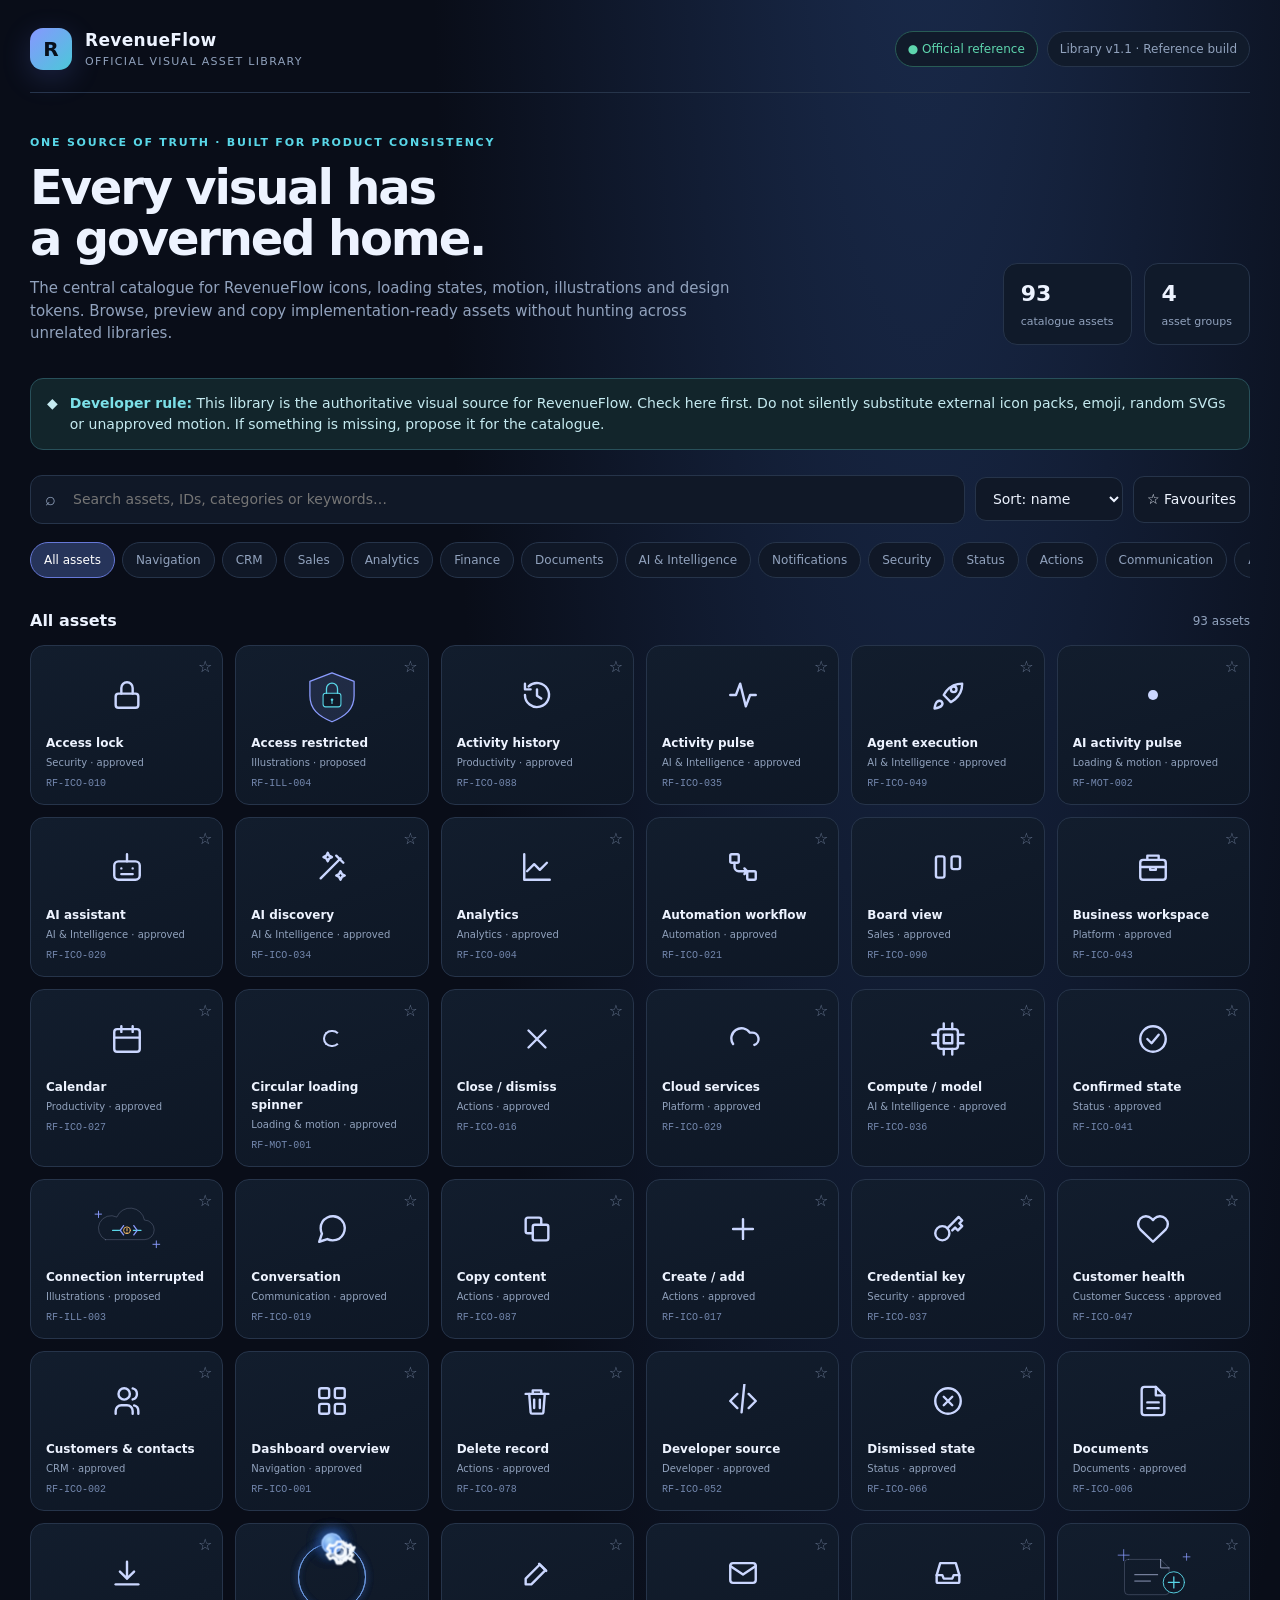
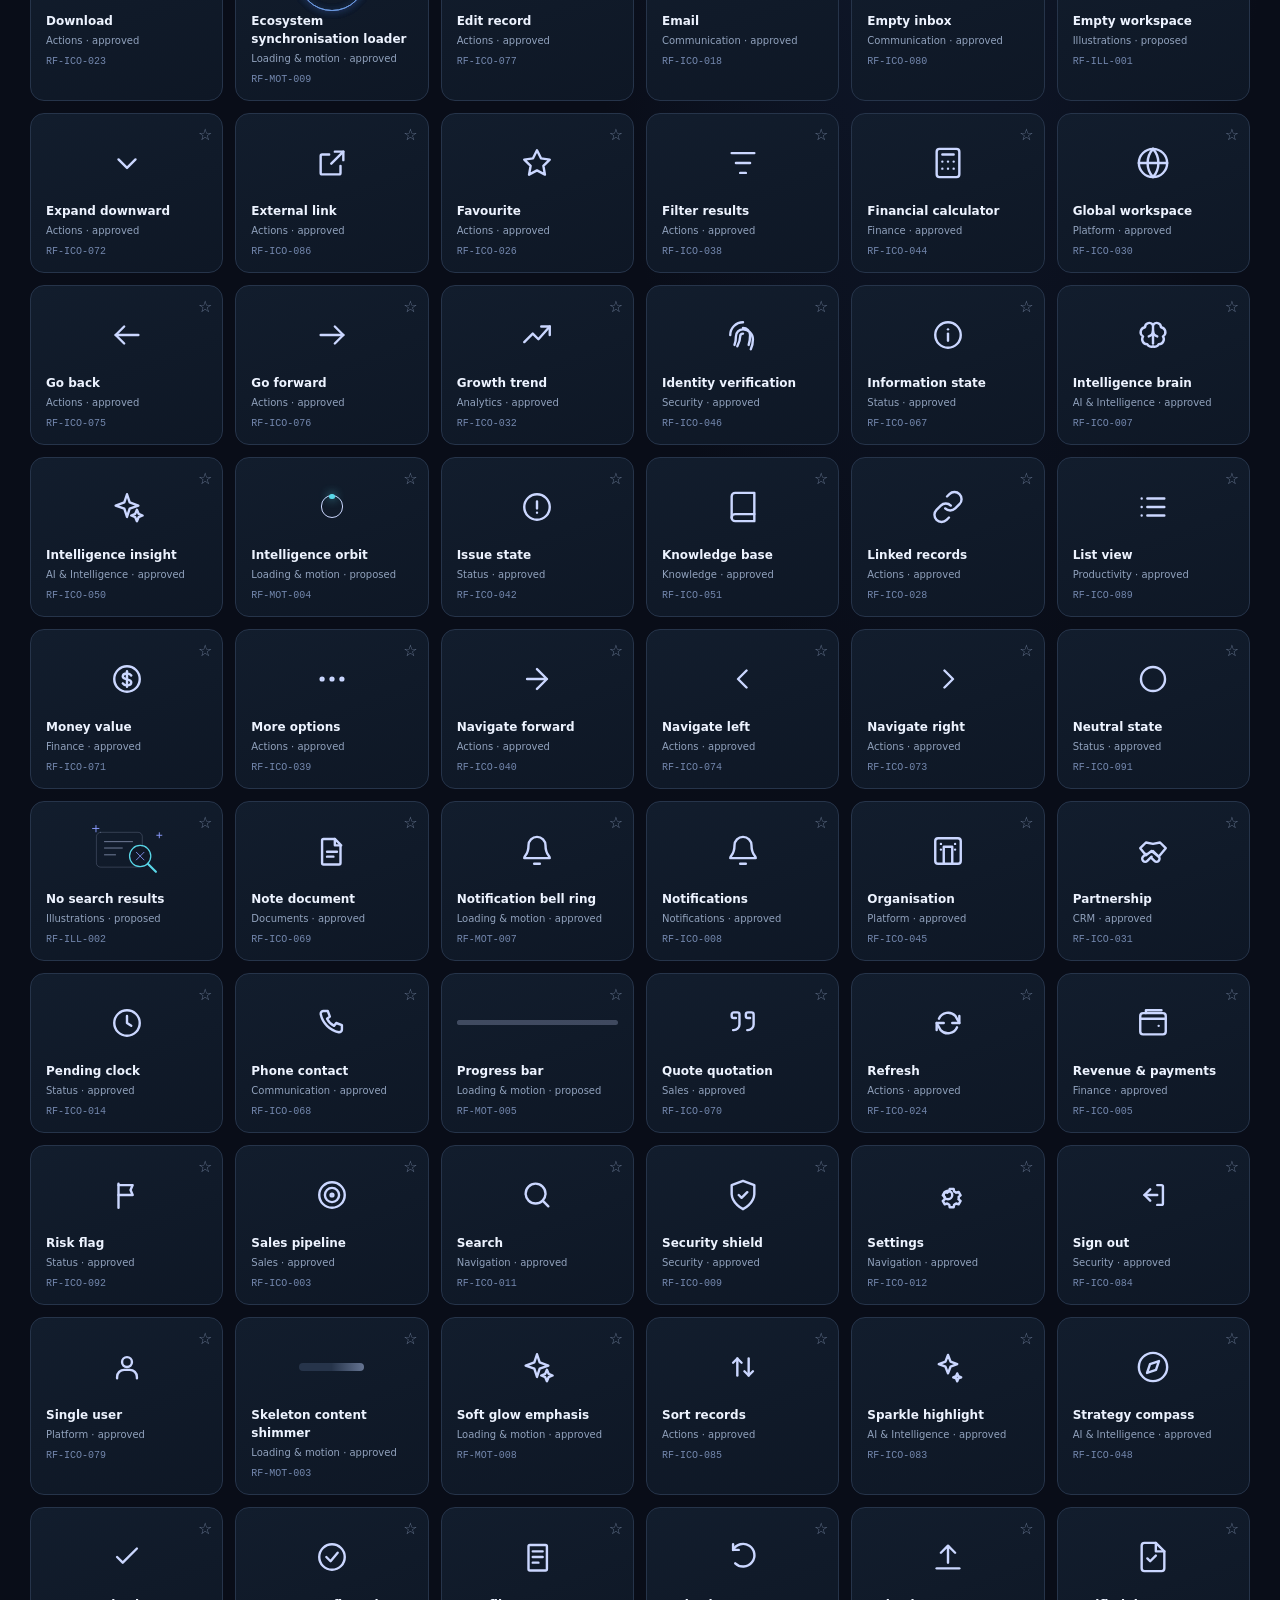
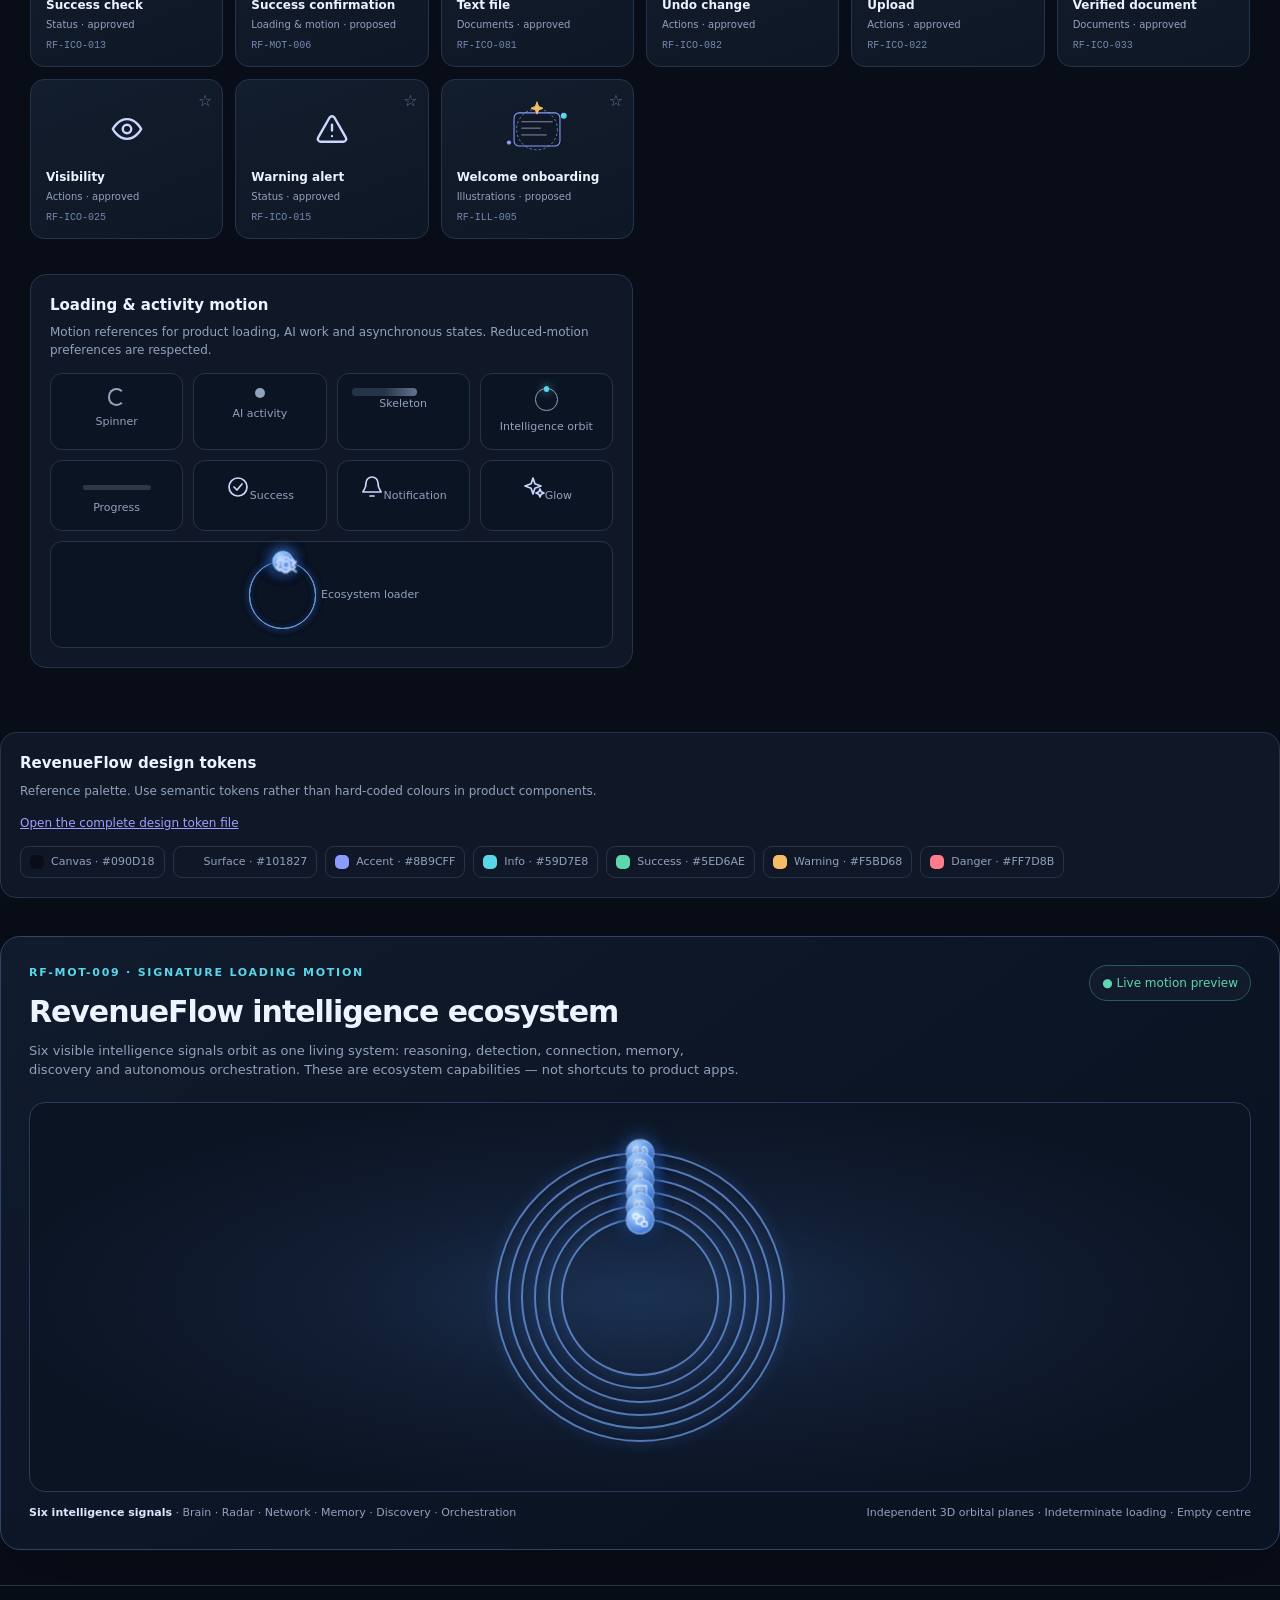
<file: index.html>
<!doctype html>
<html lang="en">
<head>
<meta charset="utf-8"><meta name="viewport" content="width=device-width,initial-scale=1">
<meta name="theme-color" content="#090d18"><meta name="description" content="The official RevenueFlow visual asset library: approved icons, motion, loading states, illustrations and design tokens.">
<title>RevenueFlow — Visual Asset Library</title>
<link rel="stylesheet" href="assets/motion.css?v=20261119-intelligence-ecosystem">
<style>
:root{color-scheme:dark;--bg:#090d18;--panel:#101827;--panel2:#141f31;--line:#26344a;--text:#edf3ff;--muted:#91a2bd;--accent:#8b9cff;--cyan:#59d7e8;--green:#5ed6ae;--amber:#f5bd68;--red:#ff7d8b;--radius:16px;font:14px/1.5 Inter,ui-sans-serif,system-ui,-apple-system,"Segoe UI",sans-serif}
*{box-sizing:border-box}body{margin:0;background:radial-gradient(ellipse at 72% -10%,#1b2d50 0,transparent 38%),var(--bg);color:var(--text)}button,input,select{font:inherit}button{cursor:pointer;color:inherit}.shell{max-width:1500px;margin:auto;padding:24px 30px 64px}.top{display:flex;align-items:center;justify-content:space-between;gap:20px;border-bottom:1px solid var(--line);padding:4px 0 22px}.brand{display:flex;align-items:center;gap:13px}.brandmark{width:42px;height:42px;border-radius:13px;background:linear-gradient(135deg,#8797ff,#4bc8d9);display:grid;place-items:center;color:#07101b;font-weight:900;font-size:20px;box-shadow:0 8px 30px #6b82ff33}.brand strong{font-size:17px;letter-spacing:.02em}.brand small{display:block;color:var(--muted);font-size:11px;letter-spacing:.12em;text-transform:uppercase}.top-actions{display:flex;gap:9px;align-items:center}.pill{border:1px solid var(--line);background:#111b2b;padding:8px 12px;border-radius:999px;color:var(--muted);font-size:12px}.pill.live{color:var(--green);border-color:#285c55}.hero{padding:42px 0 28px;display:grid;grid-template-columns:1fr auto;gap:25px;align-items:end}.eyebrow{color:var(--cyan);font-size:11px;letter-spacing:.16em;text-transform:uppercase;font-weight:700}.hero h1{font-size:clamp(30px,4vw,48px);line-height:1.08;letter-spacing:-.045em;margin:10px 0 12px}.hero p{color:var(--muted);max-width:720px;margin:0;font-size:15px}.hero-stat{display:flex;gap:12px}.stat{background:#101a2a;border:1px solid var(--line);border-radius:14px;padding:13px 17px;min-width:105px}.stat b{display:block;font-size:22px}.stat span{color:var(--muted);font-size:11px}.notice{display:flex;gap:12px;align-items:flex-start;background:#12252b;border:1px solid #28505a;padding:14px 16px;border-radius:13px;color:#c5eaf0;margin:5px 0 25px}.notice b{color:#7ce0e8}.toolbar{display:flex;gap:10px;align-items:center;margin:20px 0 16px;flex-wrap:wrap}.search{flex:1;min-width:230px;position:relative}.search input{width:100%;padding:13px 15px 13px 42px;border:1px solid var(--line);background:#101827;color:var(--text);border-radius:12px;outline:none}.search input:focus{border-color:var(--accent);box-shadow:0 0 0 3px #8797ff22}.search span{position:absolute;left:15px;top:10px;color:var(--muted);font-size:18px}.control{border:1px solid var(--line);background:#101827;color:var(--text);padding:12px 13px;border-radius:11px}.tabs{display:flex;gap:7px;overflow:auto;padding:2px 0 14px}.tab{white-space:nowrap;border:1px solid var(--line);background:#101827;color:var(--muted);border-radius:999px;padding:8px 13px;font-size:12px}.tab.active{background:#26345a;border-color:#6678d7;color:#fff}.section-head{display:flex;align-items:center;justify-content:space-between;margin:17px 0 12px}.section-head h2{font-size:16px;margin:0}.section-head span{color:var(--muted);font-size:12px}.grid{display:grid;grid-template-columns:repeat(auto-fill,minmax(172px,1fr));gap:12px}.asset{position:relative;border:1px solid var(--line);background:linear-gradient(160deg,#121d2d,#0e1725);border-radius:14px;padding:15px;min-height:148px;transition:.18s ease;display:flex;flex-direction:column;align-items:flex-start;text-align:left}.asset:hover{transform:translateY(-2px);border-color:#6478c8;box-shadow:0 12px 28px #0004}.asset-icon{height:68px;width:100%;display:grid;place-items:center;color:#cbd7ff}.asset-icon svg{width:34px;height:34px}.asset-icon svg.illustration{width:min(100%,120px);height:auto;max-height:68px}.asset strong{font-size:12px;margin-top:5px}.asset small{font-size:10px;color:var(--muted);margin-top:3px}.asset .id{font:10px ui-monospace,monospace;color:#7387ad;margin-top:8px}.star{position:absolute;right:10px;top:9px;border:0;background:transparent;color:#63728c;font-size:16px}.star.on{color:#ffd17c}.empty{border:1px dashed var(--line);border-radius:14px;padding:35px;text-align:center;color:var(--muted);grid-column:1/-1}.lower{display:grid;grid-template-columns:1fr 1fr;gap:14px;margin-top:35px}.panel{border:1px solid var(--line);background:#101827;border-radius:16px;padding:19px}.panel h3{margin:0 0 7px;font-size:15px}.panel p{color:var(--muted);font-size:12px;margin:0 0 14px}.token-row{display:flex;gap:8px;flex-wrap:wrap}.swatch{display:flex;align-items:center;gap:7px;padding:7px 9px;border:1px solid var(--line);border-radius:9px;color:var(--muted);font-size:11px}.dot{width:14px;height:14px;border-radius:5px}.motion-row{display:flex;gap:10px;flex-wrap:wrap}.motion-demo{min-width:105px;flex:1;background:#0b1422;border:1px solid var(--line);border-radius:12px;padding:14px;text-align:center;color:var(--muted);font-size:11px}.motion-demo .rf-spinner,.motion-demo .rf-ai-pulse,.motion-demo .rf-orbit,.motion-demo .rf-success,.motion-demo .rf-bell-ring,.motion-demo .rf-soft-glow{margin:0 auto 8px}.motion-demo svg{width:24px;height:24px;color:#cbd7ff}.motion-demo .rf-progress{width:68px;margin:10px auto}.footer{border-top:1px solid var(--line);margin-top:35px;padding-top:18px;display:flex;justify-content:space-between;gap:12px;color:#70819e;font-size:11px}.modal{position:fixed;inset:0;background:#030711cc;display:none;place-items:center;padding:20px;z-index:10}.modal.open{display:grid}.dialog{width:min(560px,100%);background:#121d2e;border:1px solid #3b4d6d;border-radius:18px;padding:22px;box-shadow:0 24px 90px #0009}.dialog-head{display:flex;justify-content:space-between;align-items:center}.dialog h2{font-size:18px;margin:0}.close{border:1px solid var(--line);background:#17243a;border-radius:9px;padding:6px 10px}.preview{height:130px;display:grid;place-items:center;background:#0b1422;border:1px solid var(--line);border-radius:13px;margin:15px 0}.preview svg{width:62px;height:62px;color:#cbd7ff}.preview svg.illustration{width:min(100%,200px);height:auto;max-height:110px}.meta{display:grid;grid-template-columns:100px 1fr;gap:7px;font-size:12px;margin:12px 0}.meta span:nth-child(odd){color:var(--muted)}.code{background:#080f1b;border:1px solid var(--line);padding:12px;border-radius:10px;overflow:auto;color:#b8c8e8;font:11px/1.5 ui-monospace,monospace;max-height:120px}.actions{display:flex;gap:8px;flex-wrap:wrap;margin-top:13px}.primary{background:#7385ed;color:#08101c;border:0;border-radius:9px;padding:9px 13px;font-weight:700}.secondary{background:#19263b;border:1px solid var(--line);border-radius:9px;padding:9px 13px}.toast{position:fixed;bottom:20px;right:20px;background:#1b3c39;border:1px solid #3b8275;color:#c8fff0;padding:11px 15px;border-radius:10px;display:none;z-index:20}.toast.show{display:block}@media(max-width:720px){.shell{padding:17px 15px 45px}.hero{grid-template-columns:1fr;padding-top:30px}.hero-stat{display:none}.lower{grid-template-columns:1fr}.top{align-items:flex-start}.top-actions{flex-wrap:wrap;justify-content:flex-end}.grid{grid-template-columns:repeat(2,minmax(0,1fr))}.asset{min-height:135px}.footer{flex-direction:column}}@media(prefers-reduced-motion:reduce){*,*:before,*:after{animation-duration:.01ms!important;animation-iteration-count:1!important;scroll-behavior:auto!important;transition:none!important}}

/* Large, dedicated catalogue stage for the signature ecosystem loader. */
.ecosystem-showcase{margin-top:38px;padding:28px;border:1px solid #304466;border-radius:20px;background:linear-gradient(145deg,#101b2d,#0a1322 72%);box-shadow:0 22px 65px #0003}
.ecosystem-showcase__header{display:flex;align-items:flex-start;justify-content:space-between;gap:22px}
.ecosystem-showcase__header h2{font-size:clamp(22px,3vw,30px);letter-spacing:-.035em;margin:7px 0}
.ecosystem-showcase__header p{max-width:720px;margin:0;color:var(--muted);font-size:13px}
.ecosystem-showcase__stage{min-height:390px;margin-top:22px;border:1px solid #263b5c;border-radius:16px;display:grid;place-items:center;overflow:hidden;background:radial-gradient(ellipse at center,#1b3153 0,#111d32 37%,#0b1423 75%)}
.ecosystem-showcase__footer{display:flex;justify-content:space-between;gap:14px;flex-wrap:wrap;margin-top:13px;color:var(--muted);font-size:11px}
.ecosystem-showcase__footer b{color:#dce8ff}
@media(max-width:720px){.ecosystem-showcase{padding:18px}.ecosystem-showcase__header{display:block}.ecosystem-showcase__header>.pill{display:inline-block;margin-top:12px}.ecosystem-showcase__stage{min-height:300px}.ecosystem-showcase__footer{display:grid}}
</style>
</head>
<body>
<div class="shell">
<header class="top"><div class="brand"><div class="brandmark">R</div><div><strong>RevenueFlow</strong><small>Official visual asset library</small></div></div><div class="top-actions"><span class="pill live">● Official reference</span><span class="pill">Library v1.1 · Reference build</span></div></header>
<section class="hero"><div><div class="eyebrow">One source of truth · Built for product consistency</div><h1>Every visual has<br>a governed home.</h1><p>The central catalogue for RevenueFlow icons, loading states, motion, illustrations and design tokens. Browse, preview and copy implementation-ready assets without hunting across unrelated libraries.</p></div><div class="hero-stat"><div class="stat"><b id="assetCount">0</b><span>catalogue assets</span></div><div class="stat"><b>4</b><span>asset groups</span></div></div></section>
<div class="notice"><span>◆</span><div><b>Developer rule:</b> This library is the authoritative visual source for RevenueFlow. Check here first. Do not silently substitute external icon packs, emoji, random SVGs or unapproved motion. If something is missing, propose it for the catalogue.</div></div>
<div class="toolbar"><div class="search"><span>⌕</span><input id="search" type="search" placeholder="Search assets, IDs, categories or keywords…" autocomplete="off"></div><select class="control" id="sort"><option value="name">Sort: name</option><option value="category">Sort: category</option><option value="id">Sort: asset ID</option></select><button class="control" id="favOnly">☆ Favourites</button></div>
<nav class="tabs" id="tabs" aria-label="Asset categories"></nav>
<div class="section-head"><h2 id="sectionTitle">All catalogue assets</h2><span id="resultCount" aria-live="polite"></span></div>
<div class="grid" id="grid"></div>
<section class="lower">
<div class="panel"><h3>Loading & activity motion</h3><p>Motion references for product loading, AI work and asynchronous states. Reduced-motion preferences are respected.</p><div class="motion-row"><div class="motion-demo" data-motion-demo="spinner">Spinner</div><div class="motion-demo" data-motion-demo="pulse">AI activity</div><div class="motion-demo" data-motion-demo="skeleton">Skeleton</div><div class="motion-demo" data-motion-demo="orbit">Intelligence orbit</div><div class="motion-demo" data-motion-demo="progress">Progress</div><div class="motion-demo" data-motion-demo="success">Success</div><div class="motion-demo" data-motion-demo="bell-ring">Notification</div><div class="motion-demo" data-motion-demo="glow">Glow</div><div class="motion-demo" data-motion-demo="ecosystem-loader">Ecosystem loader</div></div></div></div>
<div class="panel"><h3>RevenueFlow design tokens</h3><p>Reference palette. Use semantic tokens rather than hard-coded colours in product components.</p><p><a href="tokens/design-tokens.json" target="_blank" rel="noopener">Open the complete design token file</a></p><div class="token-row"><div class="swatch"><i class="dot" style="background:#090d18"></i>Canvas · #090D18</div><div class="swatch"><i class="dot" style="background:#101827"></i>Surface · #101827</div><div class="swatch"><i class="dot" style="background:#8b9cff"></i>Accent · #8B9CFF</div><div class="swatch"><i class="dot" style="background:#59d7e8"></i>Info · #59D7E8</div><div class="swatch"><i class="dot" style="background:#5ed6ae"></i>Success · #5ED6AE</div><div class="swatch"><i class="dot" style="background:#f5bd68"></i>Warning · #F5BD68</div><div class="swatch"><i class="dot" style="background:#ff7d8b"></i>Danger · #FF7D8B</div></div></div>
</section>
<section class="ecosystem-showcase" aria-labelledby="ecosystemShowcaseTitle">
  <div class="ecosystem-showcase__header">
    <div><div class="eyebrow">RF-MOT-009 · Signature loading motion</div><h2 id="ecosystemShowcaseTitle">RevenueFlow intelligence ecosystem</h2><p>Six visible intelligence signals orbit as one living system: reasoning, detection, connection, memory, discovery and autonomous orchestration. These are ecosystem capabilities — not shortcuts to product apps.</p></div>
    <span class="pill live">● Live motion preview</span>
  </div>
  <div class="ecosystem-showcase__stage" role="status" aria-label="RevenueFlow intelligence ecosystem synchronising">
    <div class="rf-ecosystem-loader rf-ecosystem-loader--showcase" aria-hidden="true">
      <span class="rf-ecosystem-loader__orbit rf-ecosystem-loader__orbit--a"><span class="rf-ecosystem-loader__module rf-ecosystem-loader__module--brain"><svg viewBox="0 0 24 24"><path d="M9 4.5a3 3 0 0 0-5 2.2 3.2 3.2 0 0 0 .5 5.5A3.2 3.2 0 0 0 7 18h2m0-13.5V20m6-15.5a3 3 0 0 1 5 2.2 3.2 3.2 0 0 1-.5 5.5A3.2 3.2 0 0 1 17 18h-2m0-13.5V20M9 9H6m9 0h3M9 15H6m9 0h3"/></svg></span></span>
      <span class="rf-ecosystem-loader__orbit rf-ecosystem-loader__orbit--b"><span class="rf-ecosystem-loader__module rf-ecosystem-loader__module--radar"><svg viewBox="0 0 24 24"><circle cx="12" cy="12" r="8.5"/><circle cx="12" cy="12" r="4.5"/><path d="M12 12 18.5 5.5M12 3.5v2M20.5 12h-2"/></svg></span></span>
      <span class="rf-ecosystem-loader__orbit rf-ecosystem-loader__orbit--c"><span class="rf-ecosystem-loader__module rf-ecosystem-loader__module--network"><svg viewBox="0 0 24 24"><circle cx="12" cy="5" r="2.2"/><circle cx="5" cy="18" r="2.2"/><circle cx="19" cy="18" r="2.2"/><path d="m10.9 6.9-4.8 9m7-9 4.8 9m-10.7 2h9.6"/></svg></span></span>
      <span class="rf-ecosystem-loader__orbit rf-ecosystem-loader__orbit--d"><span class="rf-ecosystem-loader__module rf-ecosystem-loader__module--memory"><svg viewBox="0 0 24 24"><path d="M5 5.5A2.5 2.5 0 0 1 7.5 3H20v16H7.5A2.5 2.5 0 0 0 5 21V5.5Z"/><path d="M5 6H3v12h2m5-10h6m-6 4h6m-6 4h4"/></svg></span></span>
      <span class="rf-ecosystem-loader__orbit rf-ecosystem-loader__orbit--e"><span class="rf-ecosystem-loader__module rf-ecosystem-loader__module--discovery"><svg viewBox="0 0 24 24"><circle cx="10.8" cy="10.8" r="6.8"/><path d="m16 16 5 5m-10-14 1.5 3.5L16 12l-3.5 1.5L11 17l-1.5-3.5L6 12l3.5-1.5L11 6Z"/></svg></span></span>
      <span class="rf-ecosystem-loader__orbit rf-ecosystem-loader__orbit--f"><span class="rf-ecosystem-loader__module rf-ecosystem-loader__module--orchestration"><svg viewBox="0 0 24 24"><rect x="3" y="4" width="7" height="6" rx="1.5"/><rect x="14" y="14" width="7" height="6" rx="1.5"/><path d="M10 7h4a3 3 0 0 1 3 3v4M7 10v4a3 3 0 0 0 3 3h4"/></svg></span></span>
    </div>
  </div>
  <div class="ecosystem-showcase__footer"><span><b>Six intelligence signals</b> · Brain · Radar · Network · Memory · Discovery · Orchestration</span><span>Independent 3D orbital planes · Indeterminate loading · Empty centre</span></div>
</section>
<footer class="footer"><span>RevenueFlow Official Visual Asset Library · v1.1.0</span><span><a href="assets/manifest.json">Manifest</a> · <a href="assets/icons.svg">SVG sprite</a> · <a href="tokens/design-tokens.json">Tokens</a> · <a href="GOVERNANCE.md">Governance</a></span><span>Demonstration catalogue — verify approval status before production adoption.</span></footer>
</div>
<div class="modal" id="modal" role="dialog" aria-modal="true" aria-labelledby="modalTitle"><div class="dialog"><div class="dialog-head"><h2 id="modalTitle">Asset details</h2><button class="close" id="close">Close ✕</button></div><div class="preview" id="preview"></div><div class="meta" id="meta"></div><pre class="code" id="code"></pre><div class="actions"><button class="primary" id="copySvg">Copy SVG</button><button class="secondary" id="downloadSvg">Download SVG</button><button class="secondary" id="copyId">Copy asset ID</button></div></div></div><div class="toast" id="toast" role="status"></div>
<script src="assets/catalogue-data.js"></script>
<script>
const {icons:specs,motions:motionAssets,illustrations:illustrationAssets,iconSvg,illustrationSvg}=window.RF_CATALOGUE;
const assets=[...specs,...motionAssets,...illustrationAssets];
const categories=['All assets',...new Set(specs.map(x=>x[2])),'Loading & motion','Illustrations'];
const state={category:'All assets',query:'',fav:false,sort:'name',selected:null};
let favs=new Set();try{favs=new Set(JSON.parse(localStorage.getItem('rf-favourites')||'[]'))}catch{}
const svg=(key)=>{const raw=iconSvg[key]||iconSvg.sparkles;return raw.replace('<svg ','<svg aria-hidden="true" ')};
const illustration=(key)=>{const raw=illustrationSvg[key]||'';return raw.replace('<svg ','<svg class="illustration" aria-hidden="true" ')};
const assetMarkup=(a)=>a[2]==='Illustrations'?illustration(a[3]):svg(a[3]);
const $=id=>document.getElementById(id);
function renderTabs(){ $('tabs').innerHTML=categories.map(c=>'<button class="tab '+(state.category===c?'active':'')+'" data-cat="'+c.replaceAll('"','&quot;')+'">'+c+'</button>').join('');$('tabs').querySelectorAll('button').forEach(b=>b.onclick=()=>{state.category=b.dataset.cat;render()})}
function render(){renderTabs();let list=assets.filter(a=>(state.category==='All assets'||a[2]===state.category)&&( !state.fav||favs.has(a[0]))&&(!state.query||a.join(' ').toLowerCase().includes(state.query.toLowerCase())));list.sort((a,b)=>state.sort==='id'?a[0].localeCompare(b[0]):state.sort==='category'?a[2].localeCompare(b[2])||a[1].localeCompare(b[1]):a[1].localeCompare(b[1]));$('grid').innerHTML=list.length?list.map(a=>'<button class="asset" data-id="'+a[0]+'"><span class="star '+(favs.has(a[0])?'on':'')+'" data-star="'+a[0]+'" aria-label="Toggle favourite">'+(favs.has(a[0])?'★':'☆')+'</span><span class="asset-icon">'+(a[2]==='Loading & motion'?motionPreview(a[3]):a[2]==='Illustrations'?illustration(a[3]):svg(a[3]))+'</span><strong>'+a[1]+'</strong><small>'+a[2]+' · '+a[5]+'</small><span class="id">'+a[0]+'</span></button>').join(''):'<div class="empty">No assets match this search. Try another term or category.</div>';$('assetCount').textContent=assets.length;$('resultCount').textContent=list.length+' assets';$('sectionTitle').textContent=state.fav?'Your favourites':state.category}
function motionPreview(k){
if(k==='spinner')return '<div class="rf-spinner"></div>';
if(k==='pulse')return '<div class="rf-ai-pulse"></div>';
if(k==='skeleton')return '<div class="rf-skeleton" style="height:8px;width:65px"></div>';
if(k==='orbit')return '<div class="rf-orbit"></div>';
if(k==='progress')return '<div class="rf-progress" role="progressbar" aria-label="Example progress" aria-valuemin="0" aria-valuemax="100" aria-valuenow="65"><span style="--rf-progress-value:65%"></span></div>';
if(k==='success')return '<div class="rf-success">'+svg('check-circle')+'</div>';
if(k==='bell-ring')return '<div class="rf-bell-ring">'+svg('bell')+'</div>';
if(k==='glow')return '<div class="rf-soft-glow">'+svg('sparkles')+'</div>';
if(k==='ecosystem-loader')return '<div class="rf-ecosystem-loader" role="img" aria-label="RevenueFlow ecosystem synchronising"><span class="rf-ecosystem-loader__orbit rf-ecosystem-loader__orbit--a"><span class="rf-ecosystem-loader__module rf-ecosystem-loader__module--handshake"><svg viewBox="0 0 24 24" aria-hidden="true"><path d="m3 10 4-4 4 1 3-1 7 5-5 6-4-3-3 3-6-7Z"/><path d="m8 14 3 3m2-4 3 3m-6-7 5 4"/></svg></span></span><span class="rf-ecosystem-loader__orbit rf-ecosystem-loader__orbit--b"><span class="rf-ecosystem-loader__module rf-ecosystem-loader__module--announce"><svg viewBox="0 0 24 24" aria-hidden="true"><path d="M4 10v4h4l8 4V6l-8 4H4Z"/><path d="m8 14 2 6h3l-2-5m8-4 3-2m-3 8 3 2"/></svg></span></span><span class="rf-ecosystem-loader__orbit rf-ecosystem-loader__orbit--c"><span class="rf-ecosystem-loader__module rf-ecosystem-loader__module--settings"><svg viewBox="0 0 24 24" aria-hidden="true"><path d="M12 8.5a3.5 3.5 0 1 0 0 7 3.5 3.5 0 0 0 0-7Z"/><path d="m19 13 2 1-2 3-2-1-2 1-1 2h-4l-1-2-2-1-2 1-2-3 2-1v-2l-2-1 2-3 2 1 2-1 1-2h4l1 2 2 1 2-1 2 3-2 1v2Z"/></svg></span></span></div>';
return svg('activity')
}
document.querySelectorAll('[data-motion-demo]').forEach(node=>node.insertAdjacentHTML('afterbegin',motionPreview(node.dataset.motionDemo)));
function toast(s){$('toast').textContent=s;$('toast').classList.add('show');setTimeout(()=>$('toast').classList.remove('show'),1800)}
function openAsset(id){let a=assets.find(x=>x[0]===id);if(!a)return;state.selected=a;$('modalTitle').textContent=a[1];$('copySvg').textContent=a[2]==='Loading & motion'?'Copy motion reference':'Copy SVG';$('downloadSvg').disabled=a[2]==='Loading & motion';$('downloadSvg').title=a[2]==='Loading & motion'?'Motion concepts are documented in the motion specification':'Download this SVG';$('preview').innerHTML=a[2]==='Loading & motion'?motionPreview(a[3]):assetMarkup(a);$('meta').innerHTML='<span>Asset ID</span><b>'+a[0]+'</b><span>Category</span><span>'+a[2]+'</span><span>Status</span><span>'+a[5]+'</span><span>Keywords</span><span>'+a[4]+'</span><span>Source</span><span>'+a[6]+'</span><span>Usage</span><span>Use for the documented semantic purpose. Preserve accessible labels and states.</span>';$('code').textContent=a[2]==='Loading & motion'?'Motion reference: '+a[3]+' · See docs/MOTION-SPEC.md':(a[2]==='Illustrations'?'Illustration source for ':'SVG source for ')+a[0]+'\n'+assetMarkup(a);$('modal').classList.add('open')}
$('grid').addEventListener('click',e=>{let star=e.target.closest('[data-star]');if(star){e.stopPropagation();let id=star.dataset.star;favs.has(id)?favs.delete(id):favs.add(id);localStorage.setItem('rf-favourites',JSON.stringify([...favs]));render();return}let card=e.target.closest('[data-id]');if(card)openAsset(card.dataset.id)});
$('search').addEventListener('input',e=>{state.query=e.target.value;render()});$('sort').onchange=e=>{state.sort=e.target.value;render()};$('favOnly').onclick=()=>{state.fav=!state.fav;$('favOnly').textContent=state.fav?'★ Favourites on':'☆ Favourites';render()};$('close').onclick=()=>$('modal').classList.remove('open');$('modal').onclick=e=>{if(e.target===$('modal'))$('modal').classList.remove('open')};document.addEventListener('keydown',e=>{if(e.key==='Escape')$('modal').classList.remove('open')});
$('copySvg').onclick=async()=>{let a=state.selected;if(!a)return;const motionClass={'spinner':'.rf-spinner','pulse':'.rf-ai-pulse','skeleton':'.rf-skeleton','orbit':'.rf-orbit','progress':'.rf-progress','success':'.rf-success','bell-ring':'.rf-bell-ring','glow':'.rf-soft-glow'}[a[3]];const value=a[2]==='Loading & motion'?(motionClass?motionClass+' — reference class in assets/motion.css; check manifest approval status':a[0]+' has no motion class'):assetMarkup(a);await navigator.clipboard.writeText(value);toast(a[2]==='Loading & motion'?'Motion reference copied':'SVG copied')};$('copyId').onclick=async()=>{await navigator.clipboard.writeText(state.selected[0]);toast('Asset ID copied')};$('downloadSvg').onclick=()=>{let a=state.selected;if(!a||a[2]==='Loading & motion')return;let blob=new Blob([assetMarkup(a)],{type:'image/svg+xml'}),url=URL.createObjectURL(blob),el=document.createElement('a');el.href=url;el.download=a[0].toLowerCase()+'.svg';el.click();URL.revokeObjectURL(url);toast('SVG download started')};
render();
</script>
</body></html>
</file>
<file: assets/motion.css>
/* RevenueFlow motion references v1.1.0. Every animation has a reduced-motion fallback. */
@keyframes rf-spin{to{transform:rotate(360deg)}} @keyframes rf-pulse{50%{opacity:.35;transform:scale(.72)}} @keyframes rf-shimmer{to{background-position:-200% 0}} @keyframes rf-orbit-rotate{to{transform:rotate(360deg)}} @keyframes rf-success-pop{0%{transform:scale(.72);opacity:0}70%{transform:scale(1.08);opacity:1}100%{transform:scale(1);opacity:1}} @keyframes rf-bell-ring{0%,100%{transform:rotate(0)}15%{transform:rotate(12deg)}30%{transform:rotate(-10deg)}45%{transform:rotate(7deg)}60%{transform:rotate(-4deg)}} @keyframes rf-soft-glow{0%,100%{filter:drop-shadow(0 0 0 transparent)}50%{filter:drop-shadow(0 0 7px currentColor)}}
.rf-spinner{width:1.25rem;aspect-ratio:1;border:.16rem solid currentColor;border-right-color:transparent;border-radius:50%;animation:rf-spin .8s linear infinite}.rf-ai-pulse{width:.7rem;aspect-ratio:1;border-radius:50%;background:currentColor;animation:rf-pulse 1.4s ease-in-out infinite}.rf-skeleton{display:block;background:linear-gradient(90deg,#26344a 25%,#657492 50%,#26344a 75%);background-size:200% 100%;border-radius:.5rem;animation:rf-shimmer 1.5s ease-in-out infinite}.rf-orbit{width:1.6rem;aspect-ratio:1;border:1px solid currentColor;border-radius:50%;position:relative;animation:rf-orbit-rotate 4s linear infinite}.rf-orbit::after{content:"";position:absolute;top:-.2rem;left:calc(50% - .2rem);width:.4rem;aspect-ratio:1;border-radius:50%;background:#59d7e8;box-shadow:0 0 10px #59d7e8}.rf-progress{height:.35rem;width:100%;overflow:hidden;border-radius:999px;background:currentColor;opacity:.25}.rf-progress>span{display:block;width:var(--rf-progress-value,0%);height:100%;border-radius:inherit;background:currentColor;opacity:1;transition:width .2s ease}.rf-success{display:inline-flex;animation:rf-success-pop .32s ease-out both}.rf-bell-ring{display:inline-flex;transform-origin:top center;animation:rf-bell-ring .8s ease}.rf-soft-glow{display:inline-flex;animation:rf-soft-glow 2s ease-in-out infinite}
@media(prefers-reduced-motion:reduce){.rf-spinner,.rf-ai-pulse,.rf-skeleton,.rf-orbit,.rf-success,.rf-bell-ring,.rf-soft-glow{animation:none!important}.rf-spinner{border-right-color:currentColor}.rf-ai-pulse{opacity:1}.rf-skeleton{background:#26344a}.rf-progress>span{transition:none}}
/* RF-MOT-009: RevenueFlow ecosystem synchronisation loader. */
/* Revolve each orbital plane around a changing 3D axis as well as moving its module around the track. */
@keyframes rf-ecosystem-orbit-a{from{transform:rotateX(68deg) rotateZ(0deg)}to{transform:rotateX(428deg) rotateZ(360deg)}}
@keyframes rf-ecosystem-orbit-b{from{transform:rotateY(68deg) rotateZ(60deg)}to{transform:rotateY(428deg) rotateZ(-300deg)}}
@keyframes rf-ecosystem-orbit-c{from{transform:rotate3d(1,1,0,66deg) rotateZ(-60deg)}to{transform:rotate3d(1,1,0,426deg) rotateZ(300deg)}}
@keyframes rf-ecosystem-orbit-d{from{transform:rotate3d(1,-1,0,62deg) rotateZ(25deg)}to{transform:rotate3d(1,-1,0,422deg) rotateZ(385deg)}}
@keyframes rf-ecosystem-orbit-e{from{transform:rotate3d(0.4,1,0.7,64deg) rotateZ(-35deg)}to{transform:rotate3d(0.4,1,0.7,424deg) rotateZ(325deg)}}
@keyframes rf-ecosystem-orbit-f{from{transform:rotate3d(1,0.35,0.7,70deg) rotateZ(80deg)}to{transform:rotate3d(1,0.35,0.7,430deg) rotateZ(440deg)}}
@keyframes rf-ecosystem-glyph-a{to{transform:rotate(-360deg)}}
@keyframes rf-ecosystem-glyph-b{from{transform:rotate(-60deg)}to{transform:rotate(300deg)}}
@keyframes rf-ecosystem-glyph-c{from{transform:rotate(60deg)}to{transform:rotate(-300deg)}}
@keyframes rf-ecosystem-glyph-d{from{transform:rotate(-25deg)}to{transform:rotate(-385deg)}}
@keyframes rf-ecosystem-glyph-e{from{transform:rotate(35deg)}to{transform:rotate(-325deg)}}
@keyframes rf-ecosystem-glyph-f{from{transform:rotate(-80deg)}to{transform:rotate(-440deg)}}
.rf-ecosystem-loader{--rf-ecosystem-size:5.5rem;position:relative;display:inline-grid;place-items:center;width:var(--rf-ecosystem-size);height:var(--rf-ecosystem-size);color:#eaf2ff;vertical-align:middle;perspective:900px;transform-style:preserve-3d}
.rf-ecosystem-loader__orbit{position:absolute;left:6%;top:6%;width:88%;height:88%;border:1.6px solid #6f9fe8b8;border-radius:50%;transform-origin:center;transform-style:preserve-3d;backface-visibility:visible;box-shadow:0 0 10px #4c8bff20,inset 0 0 8px #4c8bff10}
.rf-ecosystem-loader__orbit--a{animation:rf-ecosystem-orbit-a 5.2s linear infinitetransform:rotateX(68deg) rotateZ(0deg);}
.rf-ecosystem-loader__orbit--b{animation:rf-ecosystem-orbit-b 6.4s linear infinitetransform:rotateY(68deg) rotateZ(60deg);}
.rf-ecosystem-loader__orbit--c{animation:rf-ecosystem-orbit-c 7.6s linear infinitetransform:rotate3d(1,1,0,66deg) rotateZ(-60deg);}
.rf-ecosystem-loader__orbit--d{animation:rf-ecosystem-orbit-d 8.8s linear infinitetransform:rotate3d(1,-1,0,62deg) rotateZ(25deg);}
.rf-ecosystem-loader__orbit--e{animation:rf-ecosystem-orbit-e 9.7s linear infinitetransform:rotate3d(0.4,1,0.7,64deg) rotateZ(-35deg);}
.rf-ecosystem-loader__orbit--f{animation:rf-ecosystem-orbit-f 11s linear infinitetransform:rotate3d(1,0.35,0.7,70deg) rotateZ(80deg);}
.rf-ecosystem-loader__module{position:absolute;left:50%;top:-.72rem;transform:translateX(-50%) translateZ(12px);display:grid;place-items:center;width:1.45rem;height:1.45rem;margin:0;border:1.5px solid #a6ccff;border-radius:50%;background:radial-gradient(circle at 35% 28%,#b8e0ff,#477fe0 72%);color:#f7fbff;box-shadow:0 3px 9px #06152f99,0 0 15px #4d91ff99;backface-visibility:visible}
.rf-ecosystem-loader__module svg{width:70%;height:70%;fill:none;stroke:currentColor;stroke-width:1.9;stroke-linecap:round;stroke-linejoin:round}
.rf-ecosystem-loader__module--brain svg{animation:rf-ecosystem-glyph-a 5.2s linear infinite}
.rf-ecosystem-loader__module--radar svg{animation:rf-ecosystem-glyph-b 6.4s linear infinite}
.rf-ecosystem-loader__module--network svg{animation:rf-ecosystem-glyph-c 7.6s linear infinite}
.rf-ecosystem-loader__module--memory svg{animation:rf-ecosystem-glyph-d 8.8s linear infinite}
.rf-ecosystem-loader__module--discovery svg{animation:rf-ecosystem-glyph-e 9.7s linear infinite}
.rf-ecosystem-loader__module--orchestration svg{animation:rf-ecosystem-glyph-f 11s linear infinite}
.rf-ecosystem-loader--showcase{--rf-ecosystem-size:clamp(230px,30vw,330px)}
.rf-ecosystem-loader--showcase .rf-ecosystem-loader__orbit{border-width:2px;box-shadow:0 0 15px #4c8bff30}
.rf-ecosystem-loader--showcase .rf-ecosystem-loader__orbit--b{left:10%;top:10%;width:80%;height:80%}
.rf-ecosystem-loader--showcase .rf-ecosystem-loader__orbit--c{left:14%;top:14%;width:72%;height:72%}
.rf-ecosystem-loader--showcase .rf-ecosystem-loader__orbit--d{left:18%;top:18%;width:64%;height:64%}
.rf-ecosystem-loader--showcase .rf-ecosystem-loader__orbit--e{left:22%;top:22%;width:56%;height:56%}
.rf-ecosystem-loader--showcase .rf-ecosystem-loader__orbit--f{left:26%;top:26%;width:48%;height:48%}
.rf-ecosystem-loader--showcase .rf-ecosystem-loader__module{top:-.92rem;width:2rem;height:2rem;border-width:1.8px;box-shadow:0 4px 14px #06152fcc,0 0 20px #4d91ff99}
.rf-ecosystem-loader--showcase .rf-ecosystem-loader__module svg{stroke-width:1.8}
@media(prefers-reduced-motion:reduce){.rf-ecosystem-loader__orbit{animation:none!important;will-change:auto}.rf-ecosystem-loader__module svg{animation:none!important;will-change:auto}}
</file>
